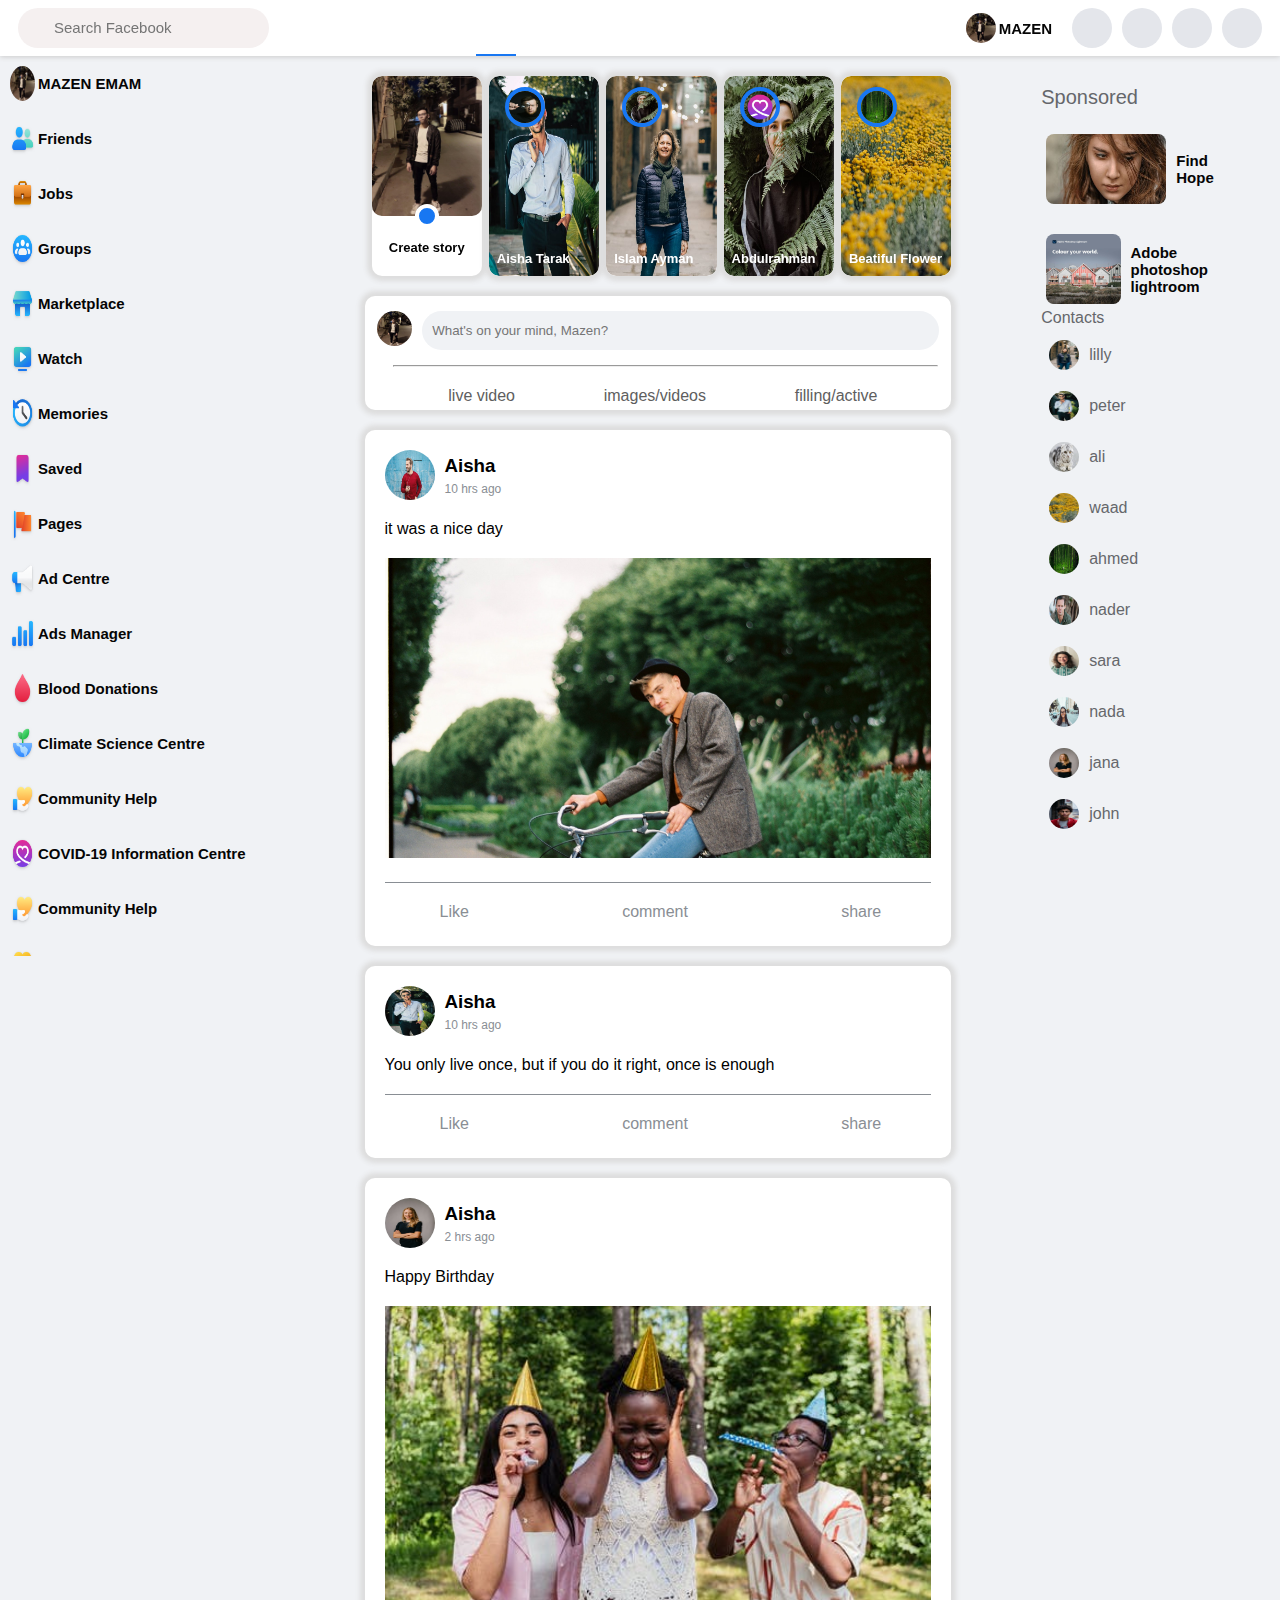
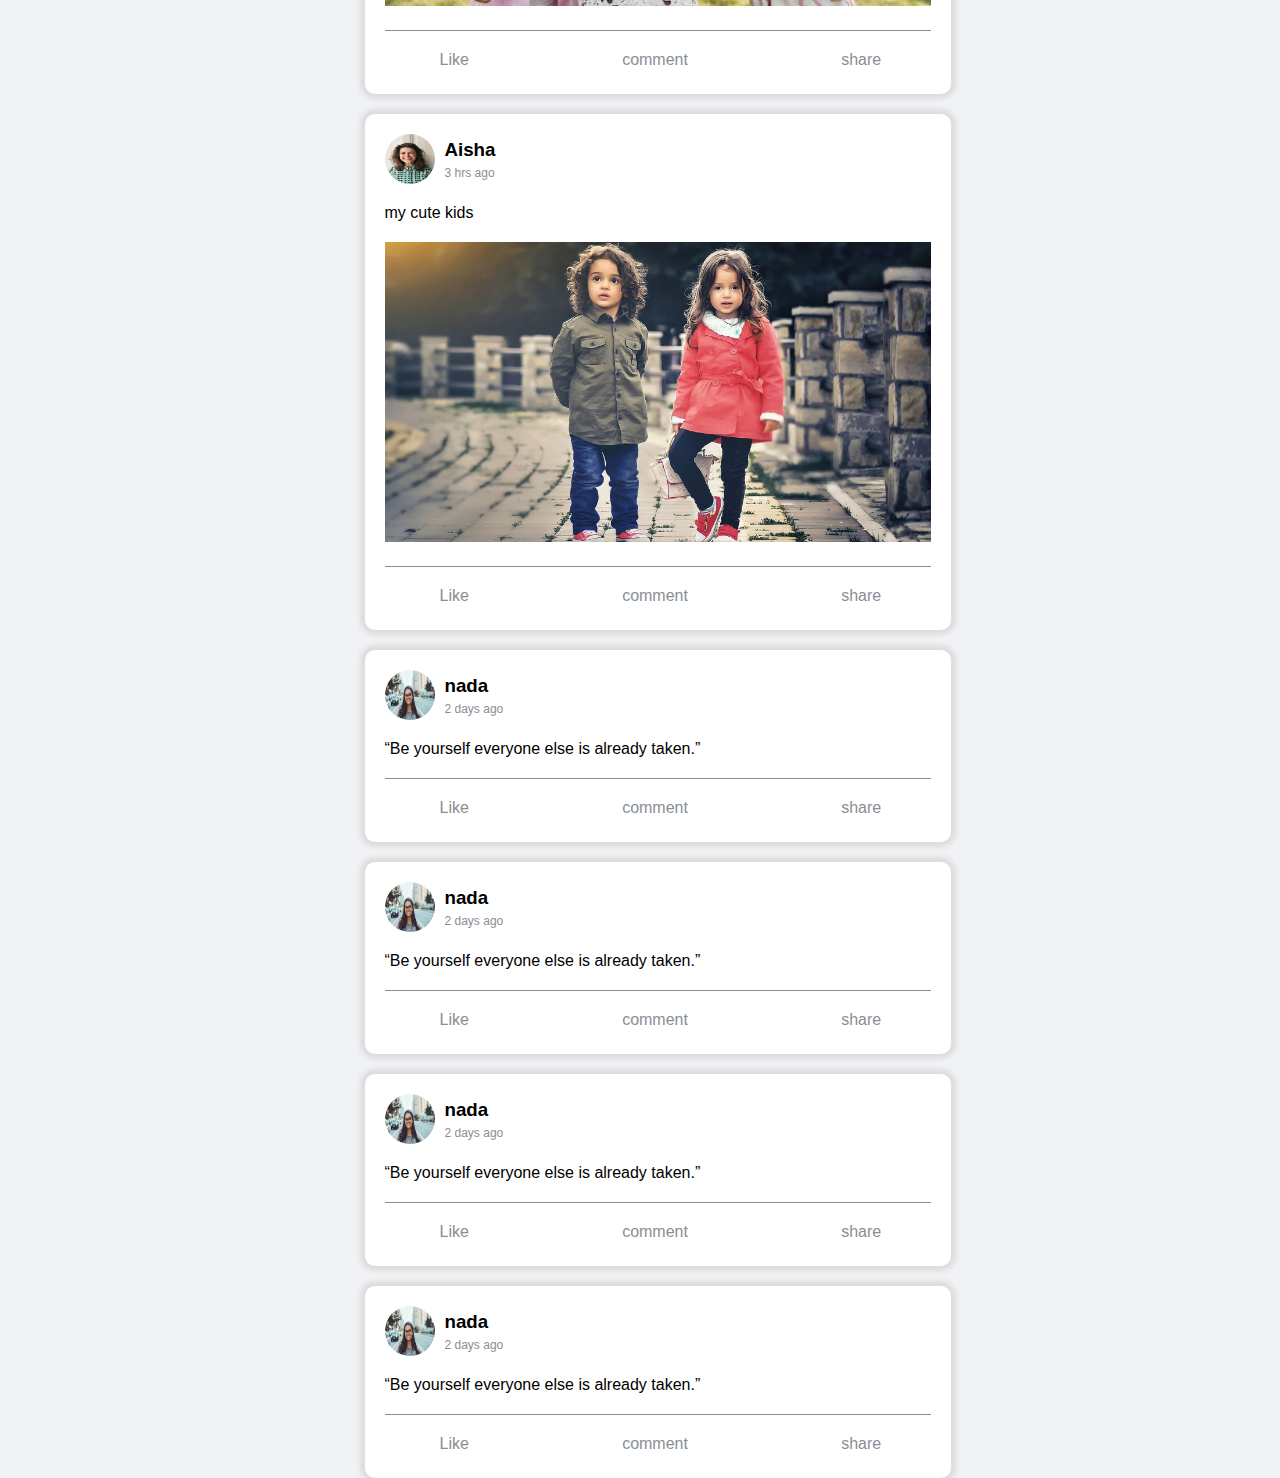
<file: index.html>
<!DOCTYPE html>
<html lang="en">
<head>
    <meta charset="UTF-8">
    <meta http-equiv="X-UA-Compatible" content="IE=edge">
    <meta name="viewport" content="width=device-width, initial-scale=1.0">
    <title>Facebook</title>
    <link rel="stylesheet" href="https://cdnjs.cloudflare.com/ajax/libs/font-awesome/6.0.0-beta2/css/all.min.css"
    integrity="sha512-YWzhKL2whUzgiheMoBFwW8CKV4qpHQAEuvilg9FAn5VJUDwKZZxkJNuGM4XkWuk94WCrrwslk8yWNGmY1EduTA=="
    crossorigin="anonymous" referrerpolicy="no-referrer" />

    <link rel="shortcut icon" href="images/facebook.png">


    <link rel="stylesheet" href="style.css">
</head>
<body>
    
    <div class="layer"></div>

    <nav>
        <div class="nav-left" >
            <i class="fab fa-facebook"></i>

            <div class="search">
                <input type="text" placeholder="Search Facebook">
                <i class="fas fa-search"></i>    
            </div>

        </div>

        <div class="nav-middle">
            <a href="#" class="active">
                <i class="fa fa-home"></i>
            </a>

            <a href="#">
                <i class="fas fa-tv"></i>
            </a>

            <a href="#">
                <i class="fas fa-store"></i>
            </a>

            <a href="#">
                <i class="fa fa-users"></i>
            </a>
            <a href="">
                <i class="fas fa-puzzle-piece"></i>
            </a>
        </div>

        <div class="nav-right">
            <div class="profile">
                <img src="images/mazen.jpg" alt="user">
                <p>MAZEN</p>
            </div>
            
            <a href="#">
                <i class="fas fa-bars"></i>
            </a>
            <a href="#">
                <i class="fab fa-facebook-messenger"></i>
            </a>
            <a href="#">
                <i class="fa fa-bell"></i>
            </a>
            <a href="#">
                <i class="fas fa-caret-down"></i>
            </a>

        </div>
    </nav>



    <section class="sec_All">
        <div class="left_side">
            <ul>
                <li>
                    <img class="userImg" src="images/mazen.jpg" alt="user">
                    <p>MAZEN EMAM</p>
                </li>
                <li>
                    <img src="images/-XF4FQcre_i.png" alt="Friends">
                    <p>Friends</p>
                </li>
                <li>
                    <img src="images/EWFR9xI64Mg.png" alt="Jobs">
                    <p>Jobs</p>
                </li>
                <li>
                    <img src="images/mk4dH3FK0jT.png" alt="Groups">
                    <p>Groups</p>
                </li>
                <li>
                    <img src="images/9BDqQflVfXI.png" alt="MarketPlace">
                    <p>Marketplace</p>
                </li>
                <li>
                    <img src="images/A1HlI2LVo58.png" alt="">
                    <p>Watch</p>
                </li>
                <li>
                    <img src="images/AYj2837MmgX.png" alt="user">
                    <p>Memories</p>
                </li>
                <li>
                    <img src="images/2uPlV4oORjU.png" alt="user">
                    <p>Saved</p>
                </li>
                <li>
                    <img src="images/i7hepQ2OeZg.png" alt="user">
                    <p>Pages</p>
                </li>
                <li>
                    <img src="images/_JPdPzLmp9j.png" alt="user">
                    <p>Ad Centre</p>
                </li>
                <li>
                    <img src="images/qR88GIDM38e.png" alt="user">
                    <p>Ads Manager</p>
                </li>
                <li>
                    <img src="images/K4SvMBrrneO.png" alt="user">
                    <p>Blood Donations</p>
                </li>
                <li>
                    <img src="images/tKwWVioirmj.png" alt="user">
                    <p>Climate Science Centre</p>
                </li>
                <li>
                    <img src="images/WreZVYrGEZH.png" alt="user">
                    <p>Community Help</p>
                </li>
                <li>
                    <img src="images/tInzwsw2pVX.png" alt="user">
                    <p>COVID-19 Information Centre</p>
                </li>

                <li>
                    <img src="images/WreZVYrGEZH.png" alt="user">
                    <p>Community Help</p>
                </li>
                <li>
                    <img src="images/c.png" alt="user">
                    <p>Emotional Health</p>
                </li>
                <li>
                    <img src="images/9-o1e6LN_TX.png" alt="user">
                    <p>Events</p>
                </li>
                <li>
                    <img src="images/xH4w-lk44we.png" alt="user">
                    <p>Facebook Pay</p>
                </li>
            </ul>
        </div>

        <div class="middle">
            <div class="container">
                <div class="firstleft  ">
                    <img class="firstimg" src="images/mazen.jpg" alt="first">
                    <a href="#"><i class="fa-solid fa-plus icons"></i></a>
                    <p>Create story</p>
                </div>
                <div class="firstleft second2">
                    <a href="#"><img class="small" src="images/pexels-photo-9889915.jpeg" alt="second"></a>
                    <img class="firstimg second" src="images/beaty.jpeg" alt="second">
                    <p>Aisha Tarak</p>
                </div>

                <div class="firstleft second2">
                    <a href="#"><img class="small" src="images/pexels-photo-8120091.jpeg" alt="third"> </a>
                    <a href="#"><img class="firstimg second" src="images/pexels-photo-4939461.jpeg" alt="first"> </a>
                    <p>Islam Ayman</p>
                </div>
                <div class="firstleft second2">
                    <a href="#"><img class="small" src="images/tInzwsw2pVX.png" alt="fourth"> </a>
                    <img class="firstimg second" src="images/pexels-photo-8120091.jpeg" alt="first">
                    <p>Abdulrahman</p>
                </div>
                <div class="firstleft second2">
                    <a href="#"><img class="small" src="images/pexels-photo.jpg" alt=""> </a>
                    <img class="firstimg second" src="images/pexels-photo-4691417.jpeg" alt="first">
                    <p>Beatiful Flower</p>
                </div>
            </div>



            <div class="mind">

                <div class="mind2">
                    <a href="#"> <img class="inmind" src="images/mazen.jpg" alt="hob"></a>
                    <input type="text" onclick="show()" placeholder="What's on your mind, Mazen?">
                </div>

                
                <hr>


                <div class="under">
                    <div class="firstu">
                        <a href="#"><i class="fas fa-video"></i></a>
                        <a href="#" class="caption">live video</a>
                    </div>
                    <div class="firstu">
                        <a href="#"><i class="fas fa-images"></i></a>
                        <a href="#" class="caption">images/videos</a>
                    </div>
                    <div class="firstu">
                        <a href="#"><i class="far fa-laugh"></i></a>
                        <a href="#" class="caption">filling/active</a>
                    </div>
                </div>



            </div>



            <div class="create">

                <div class="one">
                    <h2>Create post</h2>
                    <i class="fa-sharp fa-solid fa-xmark" onclick="hide()" style="color: #423f3f;"></i>
                </div>
                <hr>
                <div class="two">
                    <div>
                        <img class="userImg" src="images/mazen.jpg" alt="user">
                    </div>
                    <div>
                        <h6>Mazen EMAM</h6>
                        <i class="fa-solid fa-earth-africa"> <span>Public</span></i>
                    </div>
                </div>
                <div class="three">
                    <input type="text" placeholder="What's on your mind, Mazen?" class="post-input">
                </div>
                <div class="four">
                    <p>Aa</p>
                    <i class="fa-sharp fa-solid fa-face-smile" style="color: #949494;"></i>
                </div>
                <div class="five">
                    <div>
                        <h5>Add to your post</h5>
                    </div>
                    <div>
                        <i class="fas fa-images"></i>
                        <i class="fa-solid fa-user-tag" style="color: #005eff;"></i>
                        <i class="far fa-laugh"></i>
                        <i class="fa-sharp fa-solid fa-location-dot" style="color: #ff0000;"></i>
                        <i class="fa-sharp fa-solid fa-gif" style="color: #31c996;"></i>
                        <i class="fa-solid fa-ellipsis" style="color: #6e6e6e;"></i>
                    </div>
                </div>
                <div class="six">
                    <button type="submit" class="post-submit">Post</button>
                </div>

            </div>



            <div class="neww">

            </div>



            <div class="Fpost">
                <div class="postDetails">


                    <div class="postDetail">
                        <img src="images/pexels-photo-846741.jpeg" alt="">

                        <div>
                            <h3>Aisha</h3>
                            <p>10 hrs ago</p>
                        </div>

                    </div>

                    <i class="fas fa-ellipsis-h"></i>


                </div>


                <div class="thepost">
                    <p>it was a nice day</p>
                    <img src="images/pexels-yaroslava-borz-10013081.jpg" alt="">
                </div>




                <div class="reacts">
                    <div class="like">
                        <i class="far fa-thumbs-up"></i>

                        <p>Like</p>
                    </div>
                    <div>
                        <i class="far fa-comment"></i>

                        <p>comment</p>
                    </div>
                    <div>
                        <i class="fas fa-share"></i>


                        <p>share</p>
                    </div>

                </div>
            </div>


            
            <div class="Fpost">
                <div class="postDetails">
                    <div class="postDetail">
                        <img src="images/pexels-photo-1043474.jpeg" alt="">
                        <div>
                            <h3>Aisha </h3>
                            <p>10 hrs ago</p>
                        </div>
                    </div>
                    <i class="fas fa-ellipsis-h"></i>
                </div>
                <div class="thepost">
                    <p>You only live once, but if you do it right, once is enough</p>
                </div>
                <div class="reacts">
                    <div class="like">
                        <i class="far fa-thumbs-up"></i>

                        <p>Like</p>
                    </div>
                    <div>
                        <i class="far fa-comment"></i>

                        <p>comment</p>
                    </div>
                    <div>
                        <i class="fas fa-share"></i>


                        <p>share</p>
                    </div>

                </div>
            </div>



            <div class="Fpost">
                <div class="postDetails">
                    <div class="postDetail">
                        <img src="images/pexels-photo-1024311.jpeg" alt="">
                        <div>
                            <h3>Aisha </h3>
                            <p>2 hrs ago</p>
                        </div>
                    </div>
                    <i class="fas fa-ellipsis-h"></i>
                </div>
                <div class="thepost">
                    <p>Happy Birthday</p>
                    <img width="100px" src="images/pexels-photo-8910400.jpeg" alt="">
                </div>
                <div class="reacts">
                    <div class="like">
                        <i class="far fa-thumbs-up"></i>

                        <p>Like</p>
                    </div>
                    <div>
                        <i class="far fa-comment"></i>

                        <p>comment</p>
                    </div>
                    <div>
                        <i class="fas fa-share"></i>


                        <p>share</p>
                    </div>

                </div>


            </div>


            <div class="Fpost">
                <div class="postDetails">
                    <div class="postDetail">
                        <img src="images/pexels-photo-774909.jpeg" alt="">
                        <div>
                            <h3>Aisha </h3>
                            <p>3 hrs ago</p>
                        </div>
                    </div>
                    <i class="fas fa-ellipsis-h"></i>
                </div>
                <div class="thepost">
                    <p>my cute kids</p>
                    <img width="100px" src="images/child-childrens-baby-children-s.jpg" alt="">
                </div>
                <div class="reacts">
                    <div class="like">
                        <i class="far fa-thumbs-up"></i>

                        <p>Like</p>
                    </div>
                    <div>
                        <i class="far fa-comment"></i>

                        <p>comment</p>
                    </div>
                    <div>
                        <i class="fas fa-share"></i>


                        <p>share</p>
                    </div>

                </div>


            </div>


            <div class="Fpost">
                <div class="postDetails">
                    <div class="postDetail">
                        <img src="images/pexels-photo-1239291.jpeg" alt="">
                        <div>
                            <h3>nada </h3>
                            <p>2 days ago</p>
                        </div>
                    </div>
                    <i class="fas fa-ellipsis-h"></i>
                </div>
                <div class="thepost">
                    <p>“Be yourself everyone else is already taken.”</p>
                </div>
                <div class="reacts">
                    <div class="like">
                        <i class="far fa-thumbs-up"></i>

                        <p>Like</p>
                    </div>
                    <div>
                        <i class="far fa-comment"></i>

                        <p>comment</p>
                    </div>
                    <div>
                        <i class="fas fa-share"></i>


                        <p>share</p>
                    </div>

                </div>
            </div>

            <div class="Fpost">
                <div class="postDetails">
                    <div class="postDetail">
                        <img src="images/pexels-photo-1239291.jpeg" alt="">
                        <div>
                            <h3>nada </h3>
                            <p>2 days ago</p>
                        </div>
                    </div>
                    <i class="fas fa-ellipsis-h"></i>
                </div>
                <div class="thepost">
                    <p>“Be yourself everyone else is already taken.”</p>
                </div>
                <div class="reacts">
                    <div class="like">
                        <i class="far fa-thumbs-up"></i>

                        <p>Like</p>
                    </div>
                    <div>
                        <i class="far fa-comment"></i>

                        <p>comment</p>
                    </div>
                    <div>
                        <i class="fas fa-share"></i>


                        <p>share</p>
                    </div>

                </div>
            </div>

            <div class="Fpost">
                <div class="postDetails">
                    <div class="postDetail">
                        <img src="images/pexels-photo-1239291.jpeg" alt="">
                        <div>
                            <h3>nada </h3>
                            <p>2 days ago</p>
                        </div>
                    </div>
                    <i class="fas fa-ellipsis-h"></i>
                </div>
                <div class="thepost">
                    <p>“Be yourself everyone else is already taken.”</p>
                </div>
                <div class="reacts">
                    <div class="like">
                        <i class="far fa-thumbs-up"></i>

                        <p>Like</p>
                    </div>
                    <div>
                        <i class="far fa-comment"></i>

                        <p>comment</p>
                    </div>
                    <div>
                        <i class="fas fa-share"></i>


                        <p>share</p>
                    </div>

                </div>
            </div>

            <div class="Fpost">
                <div class="postDetails">
                    <div class="postDetail">
                        <img src="images/pexels-photo-1239291.jpeg" alt="">
                        <div>
                            <h3>nada </h3>
                            <p>2 days ago</p>
                        </div>
                    </div>
                    <i class="fas fa-ellipsis-h"></i>
                </div>
                <div class="thepost">
                    <p>“Be yourself everyone else is already taken.”</p>
                </div>
                <div class="reacts">
                    <div class="like">
                        <i class="far fa-thumbs-up"></i>

                        <p>Like</p>
                    </div>
                    <div>
                        <i class="far fa-comment"></i>

                        <p>comment</p>
                    </div>
                    <div>
                        <i class="fas fa-share"></i>


                        <p>share</p>
                    </div>

                </div>
            </div>






        </div>

        <div class="right_side">
            <div class="sponsored">
                <p>Sponsored</p>
                <div>
                    <img src="images/251050403_6248445298689_4362938409879778268_n.jpg" alt="">
                    <h3>Find Hope</h3>
                </div>
                <div>
                    <img src="images/236592212_23848122439070201_4651578862776998849_n.jpg" alt="">
                    <h3>Adobe photoshop <br>lightroom</h3>
                </div>
            </div>


            <div class="contacts">

                <div class="contact_icons">
                    <p>Contacts</p>

                    <div>
                        <i class="fas fa-video"></i>
                        <i class="fas fa-search"></i>
                        <i class="fas fa-ellipsis-h"></i>
                    </div>
                </div>


                
                <ul>
                    <li>
                        <img src="images/pexels-photo-4939461.jpeg" alt="">
                        <p>lilly </p>

                    </li>
                    <li>
                        <img src="images/pexels-photo-1043474.jpeg" alt="">
                        <p>peter</p>
                    </li>
                    <li>
                        <img src="images/pexels-photo-156934.jpeg" alt="">
                        <p>ali</p>
                    </li>
                    <li>
                        <img src="images/pexels-photo-4691417.jpeg" alt="">
                        <p>waad</p>
                    </li>
                    <li>
                        <img src="images/pexels-photo.jpg" alt="">
                        <p>ahmed</p>
                    </li>
                    <li>
                        <img src="images/pexels-photo-1300402.jpeg" alt="">
                        <p>nader</p>
                    </li>
                    <li>
                        <img src="images/pexels-photo-774909.jpeg" alt="">
                        <p>sara</p>
                    </li>
                    <li>
                        <img src="images/pexels-photo-1239291.jpeg" alt="">
                        <p>nada</p>
                    </li>
                    <li>
                        <img src="images/pexels-photo-1024311.jpeg" alt="">
                        <p>jana</p>
                    </li>
                    <li>
                        <img src="images/pexels-photo-1681010.jpeg" alt="">
                        <p>john</p>
                    </li>
                </ul>



            </div>




        </div>
    </section>








    <script src="script.js"></script>
</body>
</html>
</file>
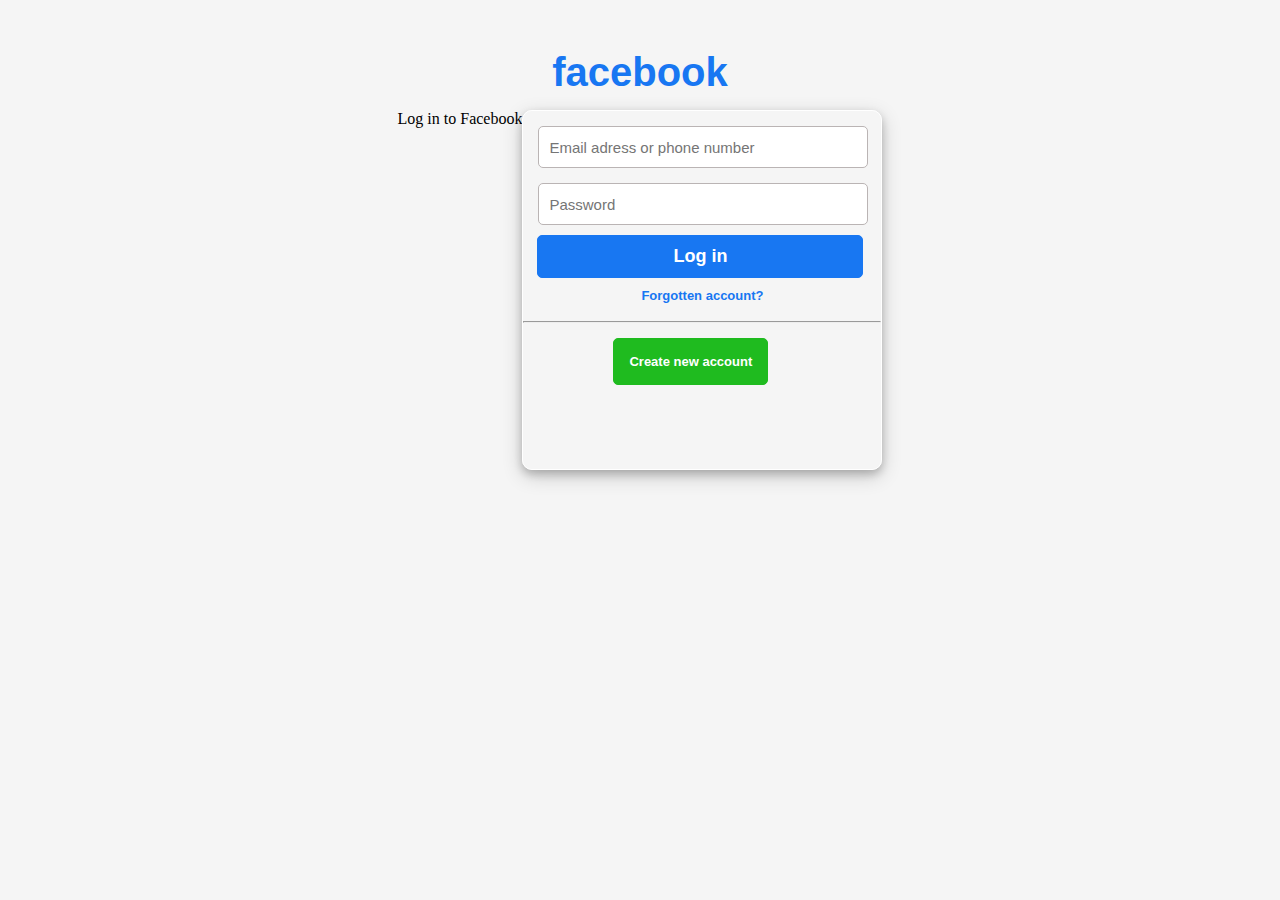
<file: index2.html>
<!DOCTYPE html>
<html lang="en">
<head>
    <meta charset="UTF-8">
    <meta name="viewport" content="width=device-width, initial-scale=1.0">
    <title>log in to facebook</title>
    <link rel="stylesheet" href="style2.css">
</head>
<body>
 <div class="div1" id="div1">
    <h1 class="logo">facebook</h1>
 </div>

 <div class="div2" id="div2">
    <p>Log in to Facebook</p>
    <form action="index.html"  method="get" class="form1" name="form1" onsubmit="return validated()">
      <!-- <label for="email"></label>   -->
      <input type="text" name="Email" placeholder="Email adress or phone number">
      <div id="Email_error">Please fill up your Email or Phone number</div>
      <br>
      <!-- <label for="password"></label> -->
      <input type="Password" name="Password" placeholder="Password">
      <div id="Pass_error">Please fill up Your Password</div>
      <button type="submit" class="login"><h4>Log in</h4></button>
      <a href="" class="a1"><h4>Forgotten account?</h4></a>
      <hr>
      <button type="submit" onclick="openform()" id="open" class="open"><h4>Create new account</h4></button>
   </form>
 </div>

 <!-- <div class="div3" id="div3">
   <form action="" class="form2" id="form2" method="get">
      <button id="close" class="close" onclick="closeform()" style="margin: 0px;"><h1>&times;</h1></button>
      <div class="div4" id="div4">
        <h2>Create a new account</h2>
        <p>It's quick and easy.</p>
      </div>
      <hr>
      <div class="div5" id="div5">
        <input type="text" name="firstname" id="first" placeholder="First name">
        <input type="text" name="surname" id="sur" placeholder="Surname">
      </div>
      <div class="div6" id="div6">
        <input type="text" name="email" id="email" placeholder="Mobile number or email address">
        <input type="text" name="password" id="pass" placeholder="New password">
      </div>
      <div class="div7" id="div7">
        <label for="date">Date of birth ?</label>
        <br>
        <select name="days" id="days">
          <option value="1">1</option>
          <option value="2">2</option>
          <option value="3">3</option>
          <option value="4">4</option>
          <option value="5">5</option>
          <option value="6">6</option>
          <option value="7">7</option>
          <option value="8">8</option>
          <option value="9">9</option>
          <option value="10">10</option>
          <option value="11">11</option>
          <option value="12">12</option>
          <option value="13">13</option>
          <option value="14">14</option>
          <option value="15">15</option>
          <option value="16">16</option>
          <option value="17">17</option>
          <option value="18">18</option>
          <option value="19">19</option>
          <option value="20">20</option>
          <option value="21">21</option>
          <option value="22">22</option>
          <option value="23">23</option>
          <option value="24">24</option>
          <option value="25">25</option>
          <option value="26">26</option>
          <option value="27">27</option>
          <option value="28">28</option>
          <option value="29">29</option>
          <option value="30">30</option>
          <option value="31">31</option>
        </select>
        <select name="months" id="months">
          <option value="Jan">Jan</option>
          <option value="Feb">Feb</option>
          <option value="Mar">Mar</option>
          <option value="Apr">Apr</option>
          <option value="May">May</option>
          <option value="Jun">Jun</option>
          <option value="Jul">Jul</option>
          <option value="Aug">Aug</option>
          <option value="Sep">Sep</option>
          <option value="Oct">Oct</option>
          <option value="Nov">Nov</option>
          <option value="Dec">Dec</option>
        </select>
        <select name="years" id="years">
          <option value="2000">2000</option>
          <option value="2001">2001</option>
          <option value="2002">2002</option>
          <option value="2003">2003</option>
          <option value="2004">2004</option>
          <option value="2005">2005</option>
          <option value="2006">2006</option>
          <option value="2007">2007</option>
          <option value="2008">2008</option>
          <option value="2009">2009</option>
          <option value="2010">2010</option>
          <option value="2011">2011</option>
          <option value="2012">2012</option>
          <option value="2013">2013</option>
          <option value="2014">2014</option>
          <option value="2015">2015</option>
          <option value="2016">2016</option>
          <option value="2017">2017</option>
          <option value="2018">2018</option>
          <option value="2019">2019</option>
          <option value="2020">2020</option>
          <option value="2021">2021</option>
          <option value="2022">2022</option>
          <option value="2023">2023</option>
        </select>
      </div>
   </form>
 </div> -->






<script src="main.js"></script>
</body>
</html>
</file>
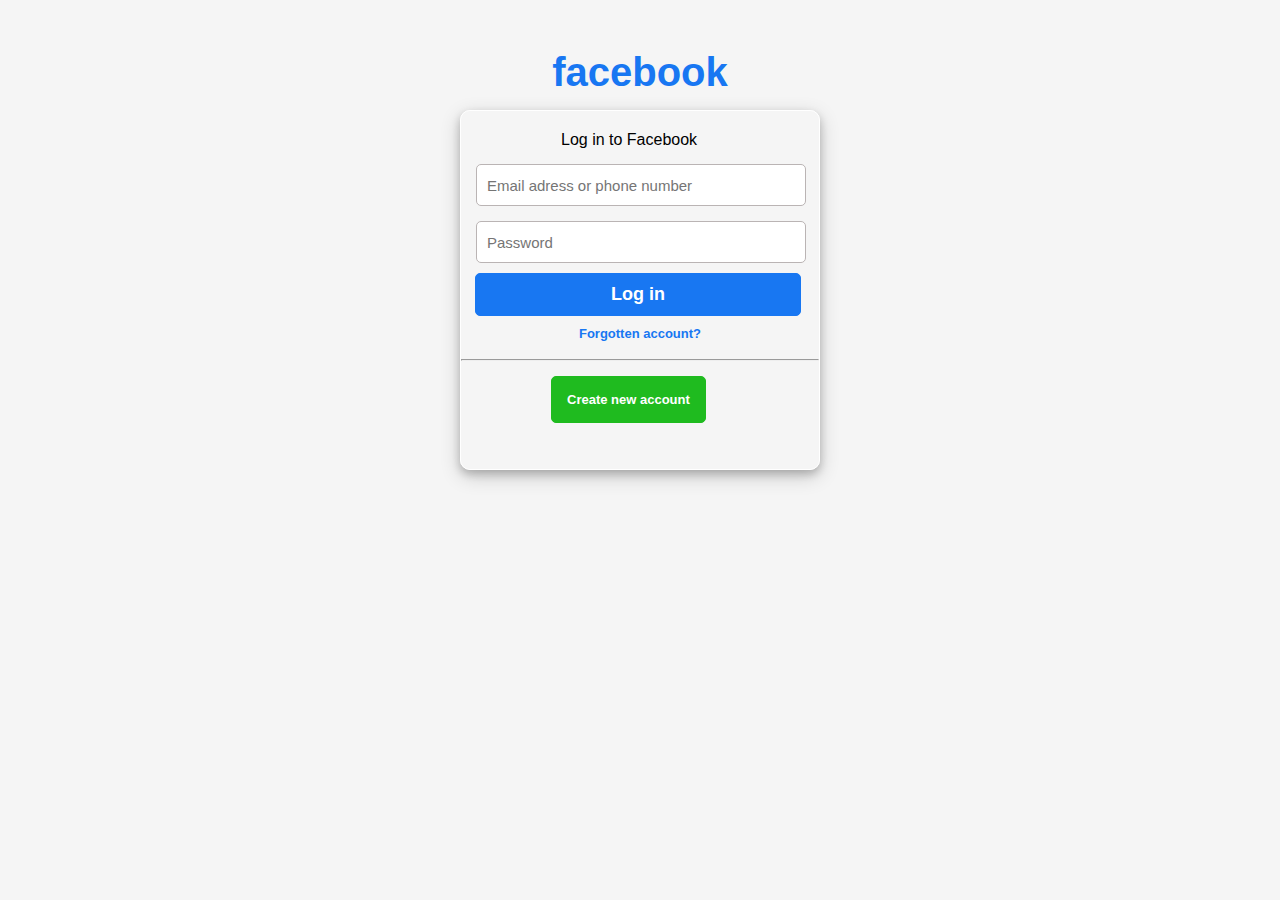
<file: login.html>
<!DOCTYPE html>
<html lang="en">
<head>
    <meta charset="UTF-8">
    <meta name="viewport" content="width=device-width, initial-scale=1.0">
    <title>log in to facebook</title>
    <link rel="stylesheet" href="style2.css">
    <link rel="shortcut icon" href="images/facebook.png">
</head>
<body>
 <div class="div1" id="div1">
    <h1 class="logo">facebook</h1>
 </div>

 <div class="div2" id="div2">
    <form action="index.html"  method="get" class="form1" name="form1" onsubmit="return validated()">
      <p>Log in to Facebook</p>
      <!-- <label for="email"></label>   -->
      <input type="text" name="Email" placeholder="Email adress or phone number">
      <div id="Email_error">Please fill up your Email or Phone number</div>
      <br>
      <!-- <label for="password"></label> -->
      <input type="Password" name="Password" placeholder="Password">
      <div id="Pass_error">Please fill up Your Password</div>
      <button type="submit" class="login"><h4>Log in</h4></button>
      <a href="" class="a1"><h4>Forgotten account?</h4></a>
      <hr>
      <a type="submit" href="create.html" id="open" class="open"><h4>Create new account</h4></a>
   </form>
 </div>








<script src="main.js"></script>
</body>
</html>
</file>
<file: style.css>
*{
    margin:0;
    padding:0;
    box-sizing: border-box;
    font-family: sans-serif;
}

body{
    position: relative;
}

nav {
    display: flex;
    justify-content: space-between;
    background-color: white;
    height:56px;
    width:100%;
    box-shadow: 0px 1px 5px #ccc;
    padding: 8px 13px 0px 13px;
    position: sticky;
    top: 0;
    z-index: 3;
}

/* nav left */

.nav-left {
    display: flex;
}

.nav-left .fa-facebook{
    color: #1877f2;
    font-size: 40px;
}

.search{
    position: relative;
}

.search .fa-search{
    color: #606770;
    position: absolute;
    font-size: 15px;
    left: 15px;
    top: 12px;
}

.search input  {
    border: none;
    margin-left: 5px;
    background-color: #f5f0f0;
    border-radius: 50px;
    padding:7px 16px 9px 36px;
    color: #606770;
    font-size: 15px;
    height: 40px;
}

.nav-left input:focus {
    outline: none;
}

/* nav middle */

.nav-middle{
    display: flex;
    align-items: flex-end;
}

.nav-middle a {
    text-decoration: none;
    color: #65676b;
    font-size: 25px;
    padding:10px 20px;
    margin:0px 10px;
    border-radius: 8px;
}

.nav-middle a:hover {
    background-color: rgba(0, 0, 0,0.05);

}


.nav-middle .active{
    color: #1877f2;
    border-radius: 0px;
    border-bottom: 2px solid #1877f2;
}
.nav-middle .active:hover {
    background-color: white;

}

/* nav right */

.nav-right{
    display: flex;
    align-items: center;
    padding-bottom: 8px;

}

.nav-right .profile{
    display: flex;
    align-items: center;
    margin-right: 5px;
    padding: 2px 10px 2px 2px;
    border-radius: 8px;
}


.profile img {
    width: 30px;
    height: 30px;
    border-radius: 50%;
}

.nav-right .profile p{
    color:#050505 ; 
    font-size: 15px;
    font-weight: bold;
    margin-left: 3px;
}


.nav-right  a {
    text-decoration: none;
    color: #050505;
    background-color: #e4e6eb;
    border-radius: 50%;
    font-size:18px;
    margin: 5px;
    display: flex;
    justify-content: center;
    align-items: center;
    width: 40px;
    height: 40px;
}


.sec_All {
    display: flex;
    justify-content: space-between;
    background-color: #f0f2f5;

}

/* left side */

.left_side {
    background-color: #f0f2f5;
    height: 100vh;
    overflow: hidden;
    position: sticky;
    left: 0;
    top: 56px;
    width: 350px;
}


.left_side:hover {
    overflow: scroll;

}

.left_side li {
    display: flex;
    align-items: center;
    padding:10px 10px 10px 10px;
    border-radius: 8px;
}

.left_side img{
    width:25px;
    height: 35px;
}

.left_side p{
    color:#050505; 
    font-size: 15px;
    font-weight: bold;
    margin-left: 3px;
}

.userImg{
    border-radius: 50%;
    
}

/* right side */

.right_side{
    background-color:#f0f2f5;
    height: 100vh;
    overflow-y: hidden;
    position: sticky;
    right: 0;
    top: 56px;
    padding:20px;
    width: 300px;
}
.right_side:hover {
    overflow-y: scroll;
}

.sponsored p{
    color: #65676b;
    font-size: 20px;
    margin-top: 10px;

}

.sponsored div {
    display: flex;
    align-items: center;
    margin-top: 20px;
    color: #050505;
    border-radius: 8px;
    padding: 5px 50px 5px 5px;
}

.sponsored img{
    border-radius: 8px;
    width: 120px;
    height: 70px;
}
.sponsored h3{
    margin-left: 10px;
    font-size: 15px;
}


.contact_icons {
    display: flex;
    justify-content: space-between;
    align-items: flex-end;
}

.contacts p{
    color: #65676b;
    font-size: 16px;
    margin-top: 0px;
}

.contact_icons i{
    color: #65676b;
    margin: 0px 5px;
}


.contacts li{
    margin-top: 5px;
    display: flex;
    align-items: center;
    padding: 8px;
    border-radius: 8px;
}


.contacts img{
    height: 30px;
    width: 30px;
    border-radius: 50%;
}

.contacts li p{
    margin-left: 10px;
}

.contacts li:hover{
    background-color: rgba(0, 0, 0,0.05);
}

/* middle */

.middle {
    padding: 0px 70px;
}


.container
{
    display: flex;
    justify-content: space-between;
    margin-top: 20px;
}

.firstleft
{
    width: 100%;
    height: 200px;
    background-color: white;
    overflow:hidden;
    margin-left: 7px;
    /* width:90%; */
    /* height:250px; */
    border-radius: 10px;
    box-shadow: 0 0 5px 5px #ddd;
    position:relative;

}

.firstleft .icons
{
    font-size: 20px;
    color:white;
    position: absolute;
    top: 70%;
    left: 50%;
    transform: translate(-50%, -50%);
    background-color: #1877F2;
    padding:8px;
    border-radius: 50%;
    object-fit: cover;
    border:solid 4px  white;
}
.firstleft p
{
    font-weight: bold;
    text-align: center;
    margin-top: 20px;
    font-size: 13px;
    color:black;
}
.firstleft .firstimg
{
    width:100%;
    height:140px;
    border-radius: 10px;
    position: relative;
    /* transition:all ease-in-out 1s; */
}



.second2 
{
    position:relative;
}
.second2 .small
{
    position:absolute;
    top: 11px;
    left: 16px;
    width:40px;
    height:40px;
    border-radius: 50%;
    z-index: 2;
    border: solid 4px #1877F2;
}
.second2 .second
{
    height: 100%;
}


.second2 p
{
    color:white;
    position: absolute;
    bottom:10px;
    left:8px;
} 

.mind
{
    background:white;
    border-radius: 10px;
    box-shadow: 0 0 5px 5px #ddd;
    margin: 20px 0px;
    padding-top: 5px;
}

.mind2 {
    display: flex;
    justify-content: center;
    padding-top: 10px;
}

.mind .inmind
{
    border-radius: 50%;
    width:35px;
    height:35px;
    margin-right: 10px;
}

.mind hr
{
    margin-top: 15px;
    margin-left: 28px;
    width:93%;
    background-color:rgb(190, 189, 189);
}

.mind input {
    outline: none;
    width: 88%;
    border: none;
    border-radius: 50px;
    background:#f0f2f5;
    padding:10px;
    cursor: pointer;
}
.mind input:hover
{
    background-color: rgba(0, 0, 0,0.1);
}


.under {
    display: flex;
    justify-content: space-evenly;
    margin-top: 10px;
}


.fa-video{
    color: #f3425f;
}
.fa-images{
    color: #45bd62;
}
.fa-laugh{
    color: #f7b928;
}
.under i
{
    font-size:25px;
}

.under .firstu
{
    display:flex;
    padding: 5px;
}

.under .firstu:hover
{
    background-color: rgba(0, 0, 0,0.05);
    border-radius: 10px;
}

.under .firstu .caption
{
    margin:5px 0 0 10px;
    color:rgb(94 94 94);
    text-decoration: none;
}

.create{
    display: none;
    position: absolute;
    z-index: 222;
    top: 5%;
    left: 35%;
    background-color: white;
    border-radius: 10px;
    box-shadow: 0 4px 8px 0 rgba(0, 0, 0, 0.2), 0 6px 20px 0 rgba(0, 0, 0, 0.19);
    height: 400px;
    width: 450px;
}

.one{
    display: flex;
    justify-content: end;
    align-items: center;
    padding: 15px 0;
}

.one i{
    background-color: #b3b0b0;
    opacity: .6;
    padding: 5px 8px;
    border-radius: 50%;
    margin-left: 130px;
    margin-right: 15px;
    cursor: pointer;
}

.one i:hover{
    background-color: #8a8a8a;
}

.two{
    display: flex;
    justify-content: start;
    align-items: center;
    margin-top: 15px;
    margin-left: 15px;
}

.two img{
    border-radius: 50%;
    width:35px;
    height:35px;
    margin-right: 10px;
}
.two h6{
    font-size: 15px;
    color: #2f2f30;
}

.two i{
    cursor: pointer;
    font-size: 12px;
    color: #2f2f30;
}

.three{
    margin-top: 15px;
    margin-left: 15px;
}

.three input{
    outline: none;
    border: none;
    width: 100%;
    height: 100px;
    font-size: 20px;
}

.four{
    display: flex;
    justify-content: space-between;
    align-items: center;
    margin: 15px 15px 0 15px;
}
.four p{
    background-image: conic-gradient(red, yellow, green, blue, black);
    border: 1px solid rgb(182, 173, 173);
    border-radius: 10px;
    padding: 6px;
    color: white;
    cursor: pointer;
}

.four i{
    font-size: 25px;
    cursor: pointer;
}

.four i:hover{
    background-color: #29292b;
    border-radius: 50%;
}

.five{
    display: flex;
    justify-content: space-between;
    align-items: center;
    margin: 15px 15px 0 15px;
    border: 1px solid rgb(70, 64, 64);
    border-radius: 8px;
    padding: 12px;
}

.five h5{
    cursor: pointer;
}

.five i {
    margin-left: 10px;
    font-size: 20px;
    cursor: pointer;
}

.five i:hover{
    background-color: #8a8a8a3f;
    border-radius: 50%;
}

.six{
    margin-top: 15px;
    margin-left: 15px;
    margin-right: 15px;
}

.six button{
    width: 100%;
    color: white;
    font-size: 20px;
    font-weight: bold;
    padding: 6px 0; 
    background-color: #1877f2;
    border: none;
    border-radius: 10px;
    cursor: pointer;
    transition: 0.25s ease;
}

.six button:hover{
    background-color: #1860f2;
}

.Fpost{
    background-color: white;
    padding:20px 20px 5px 20px;
    border-radius: 10px;
    box-shadow: 0 0 5px 5px #ddd;
    margin-top: 20px;
}

.postDetails {
    display: flex;
    justify-content: space-between;
    align-items: center;
}
.postDetail {
    display: flex;
    justify-content: space-between;
    align-items: center;
}

.postDetail img{
    width: 50px;
    height: 50px;
    border-radius: 50%;
    margin-right: 10px;
}

.postDetail  p{
    color: #898e94;
    font-size: 12px;
    margin-top: 5px;
}
.thepost p{
    margin: 20px 0px;
}

.thepost img{
    width: 100%;
    height: 300px;
    object-fit: cover;
}

.reacts{
    padding: 20px 50px 0;
    border-top: 1px solid #898e94;
    margin: 20px 0;
    display: flex;
    align-items: center;
    justify-content: space-between;
    color: #898e94;
    
}

.reacts i{
    color: #898e94;
    margin-right: 5px;
}

.reacts div{
    display: flex;
    align-items: center;
}

.reacts :hover{
    cursor: pointer;
    background-color: rgba(0, 0, 0,0.05);
    border-radius: 10px;
}

.show{
    display: block;
}

.layer{
    height: 100vh;
    width: 100%;
    position: absolute;
    top: 0;
    left: 0;
    background: #fff;
    z-index: 22;
    opacity: 0.7;
    display: none;
}

.blue{
    color: #1877F2;
}

.blue i{
    color: #1877F2;   
}

@media  only screen and (max-width:1080px){

    .middle{
        padding: 0px 50px;
    }
    .left_side{
        display: none;
    }
    .search input{
        width: 50px;
    }
    
}

@media  only screen and (max-width:882px){

    .middle{
        padding: 0px 3px;
    }
    .right_side{
        display: none;
    }
    .nav-middle{
        display: none;
    }
}
</file>
<file: style2.css>
*{
    margin: 0;
    padding: 0;
    box-sizing: border-box;
}
body{
    position: relative;
    z-index: 0;
    background-color: #f5f5f5;
    align-items: center;
    justify-content: center;
}
.div1{
    margin-top: 50px;
    text-align: center;
    width: 100%;
    /* border: 1px solid red; */
}
.logo{
    width: auto;    
    color: #1877f2;
    font-size: 40px;
    font-family: Verdana, Geneva, Tahoma, sans-serif;
}
.div2{
    position: absolute;
    z-index: 1;
    background-color: #f5f5f5;
    display: block;
    margin-top: 15px;    
    width: 100%; 
    display: flex;
    justify-content: center;
}
.form1{
    display: block;
    width: 360px;
    height: 360px;
    border: 1px solid white;
    border-radius: 10px;
    box-shadow: 0 4px 8px 0 rgba(0, 0, 0, 0.2), 0 6px 20px 0 rgba(0, 0, 0, 0.19);
}
.form1 p{
    color: black;
    font-size: medium;
    font-family: Verdana, Geneva, Tahoma, sans-serif;
    margin-top: 20px;
    margin-left: 100px;
}
.form1 input{
    border: 1px solid rgb(186, 180, 180);
    margin-top: 15px;
    margin-left: 15px;
    margin-bottom: 0px;
    background-color: white;
    border-radius: 5px;
    padding:20px 10px;
    color: #606770;
    font-size: 15px;
    width: 330px;
    height: 30px;
}

.form1 input:focus {
    outline: none;
}

.form1 #Email_error,
.form1 #Pass_error{
    color: red;
    margin: 5px 0 0 20px;
    display: none;
}

.form1 .login{
    cursor: pointer;
    font-family: Verdana, Geneva, Tahoma, sans-serif;
    font-size: large;
    color: white;
    background-color: #1877f2;
    padding: 10px 135px;
    display: inline-block;
    margin-top: 10px;
    margin-left: 14px;
    margin-bottom: 10px;
    border: 1px solid #1877f2;
    border-radius: 5px;
}

.form1 .a1{
    text-decoration: none;
    text-align: center;
    color: #1877f2;
    font-family: Verdana, Geneva, Tahoma, sans-serif;
    font-size: small;
    margin: 10px;

}
.form1 .open{
    cursor: pointer;
    font-family: Verdana, Geneva, Tahoma, sans-serif;
    color: white;
    background-color: rgb(31, 187, 31);
    padding: 15px 15px;
    display: inline-block;
    margin-top: 15px;
    margin-left: 90px;
    border: 1px solid rgb(31, 187, 31);
    border-radius: 5px;
    font-size: small;
    text-decoration: none;
}
</file>
